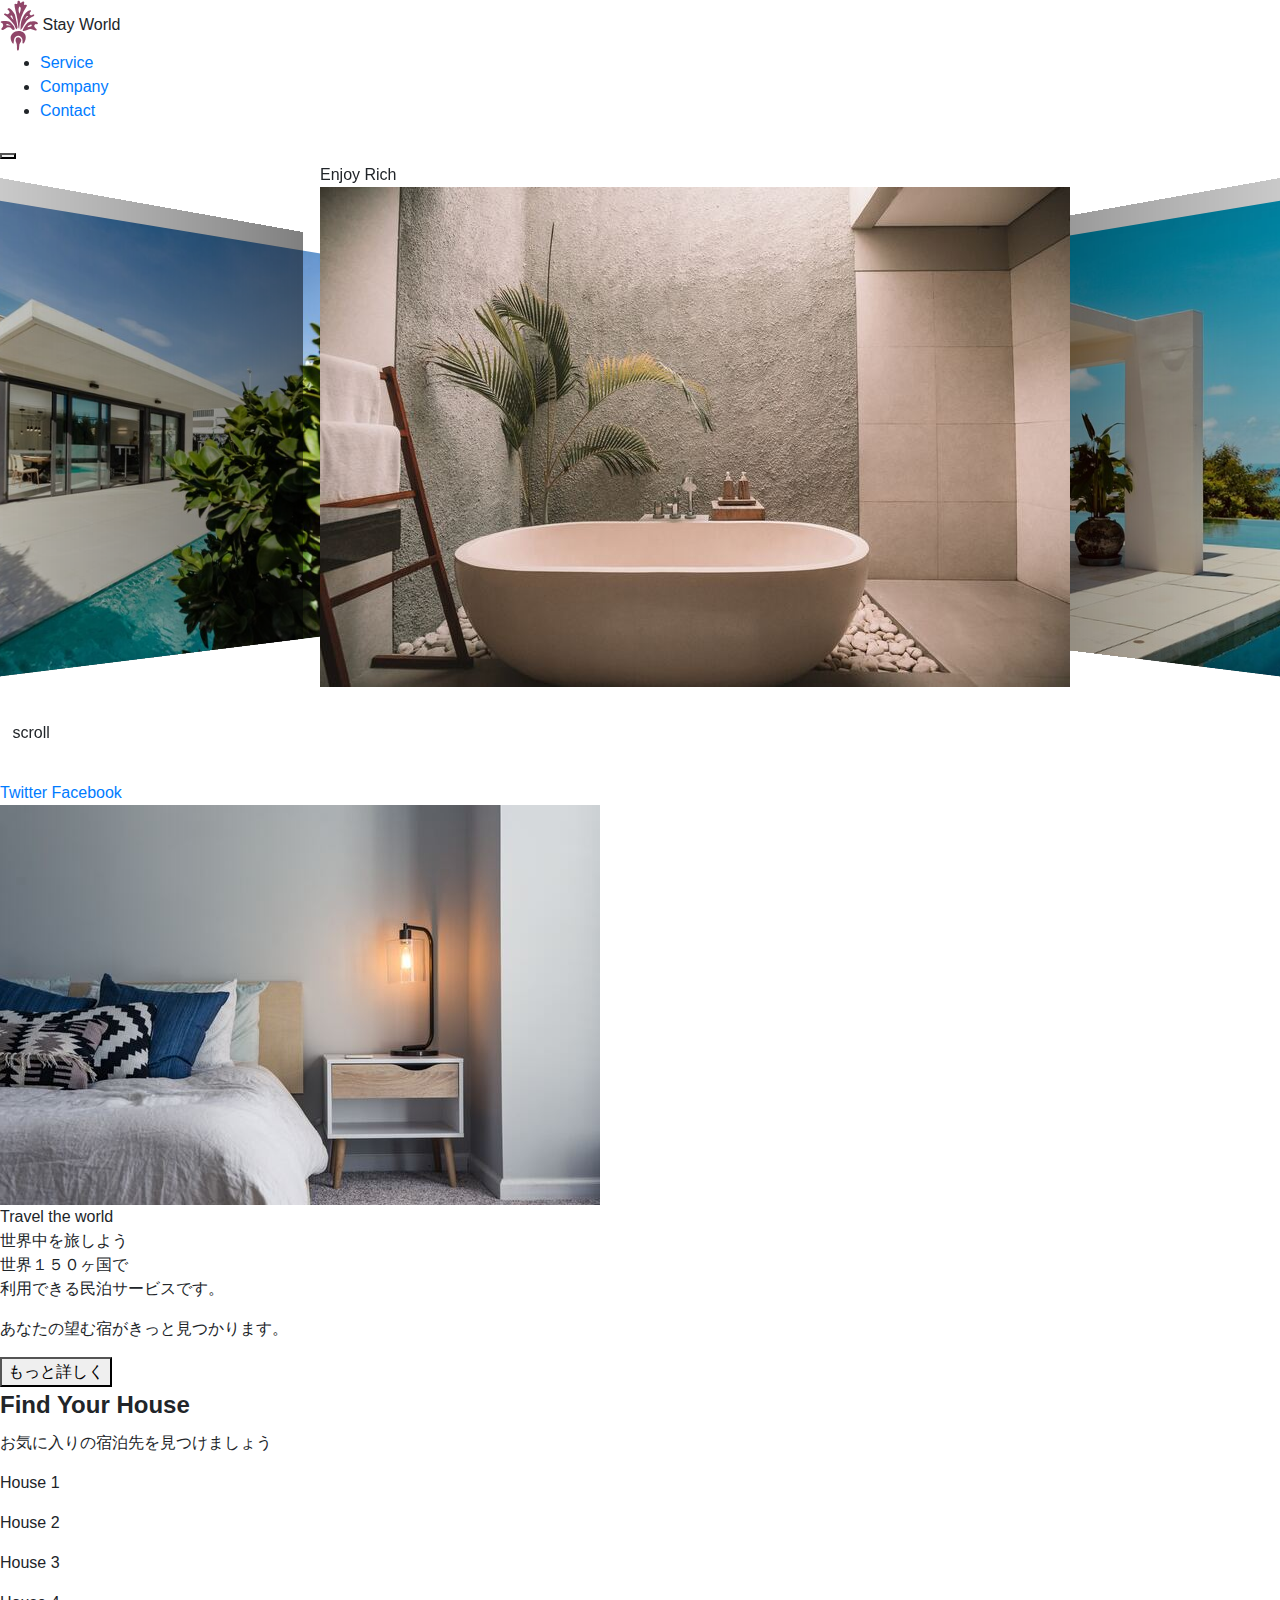
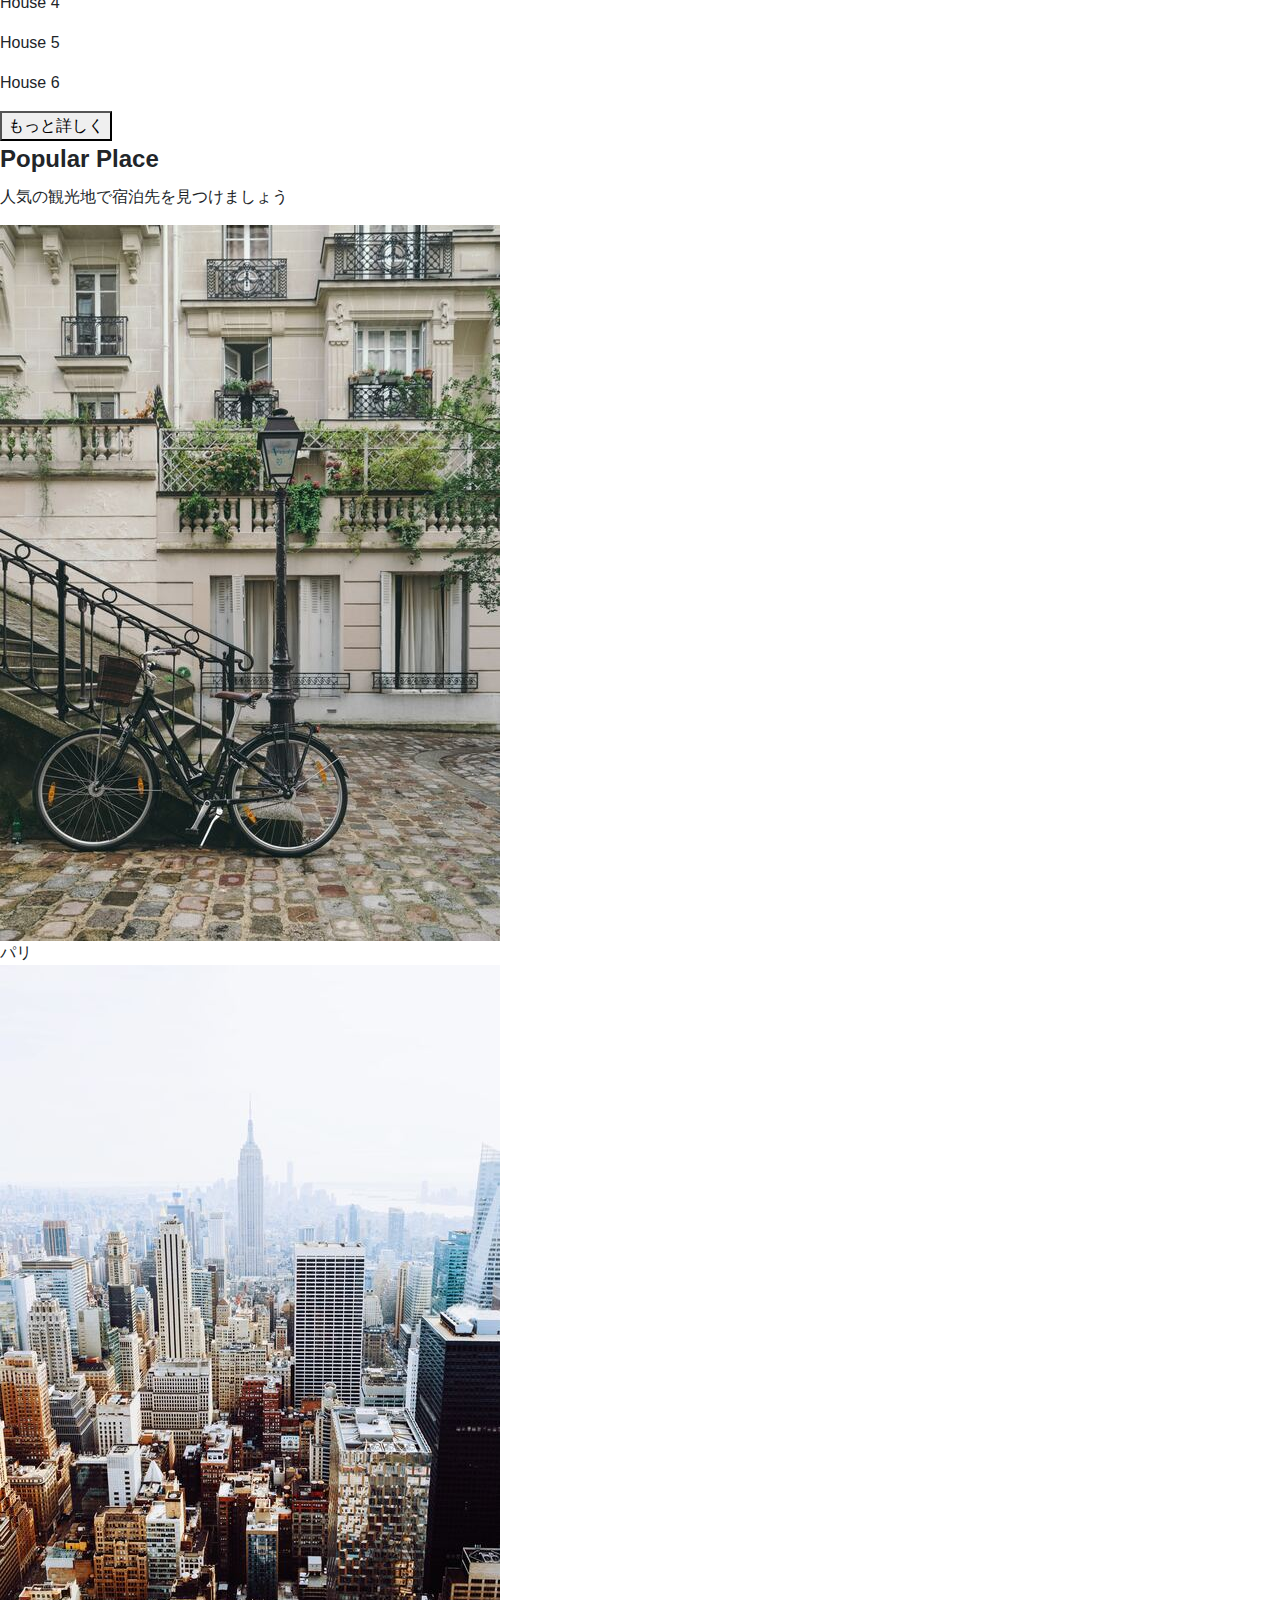
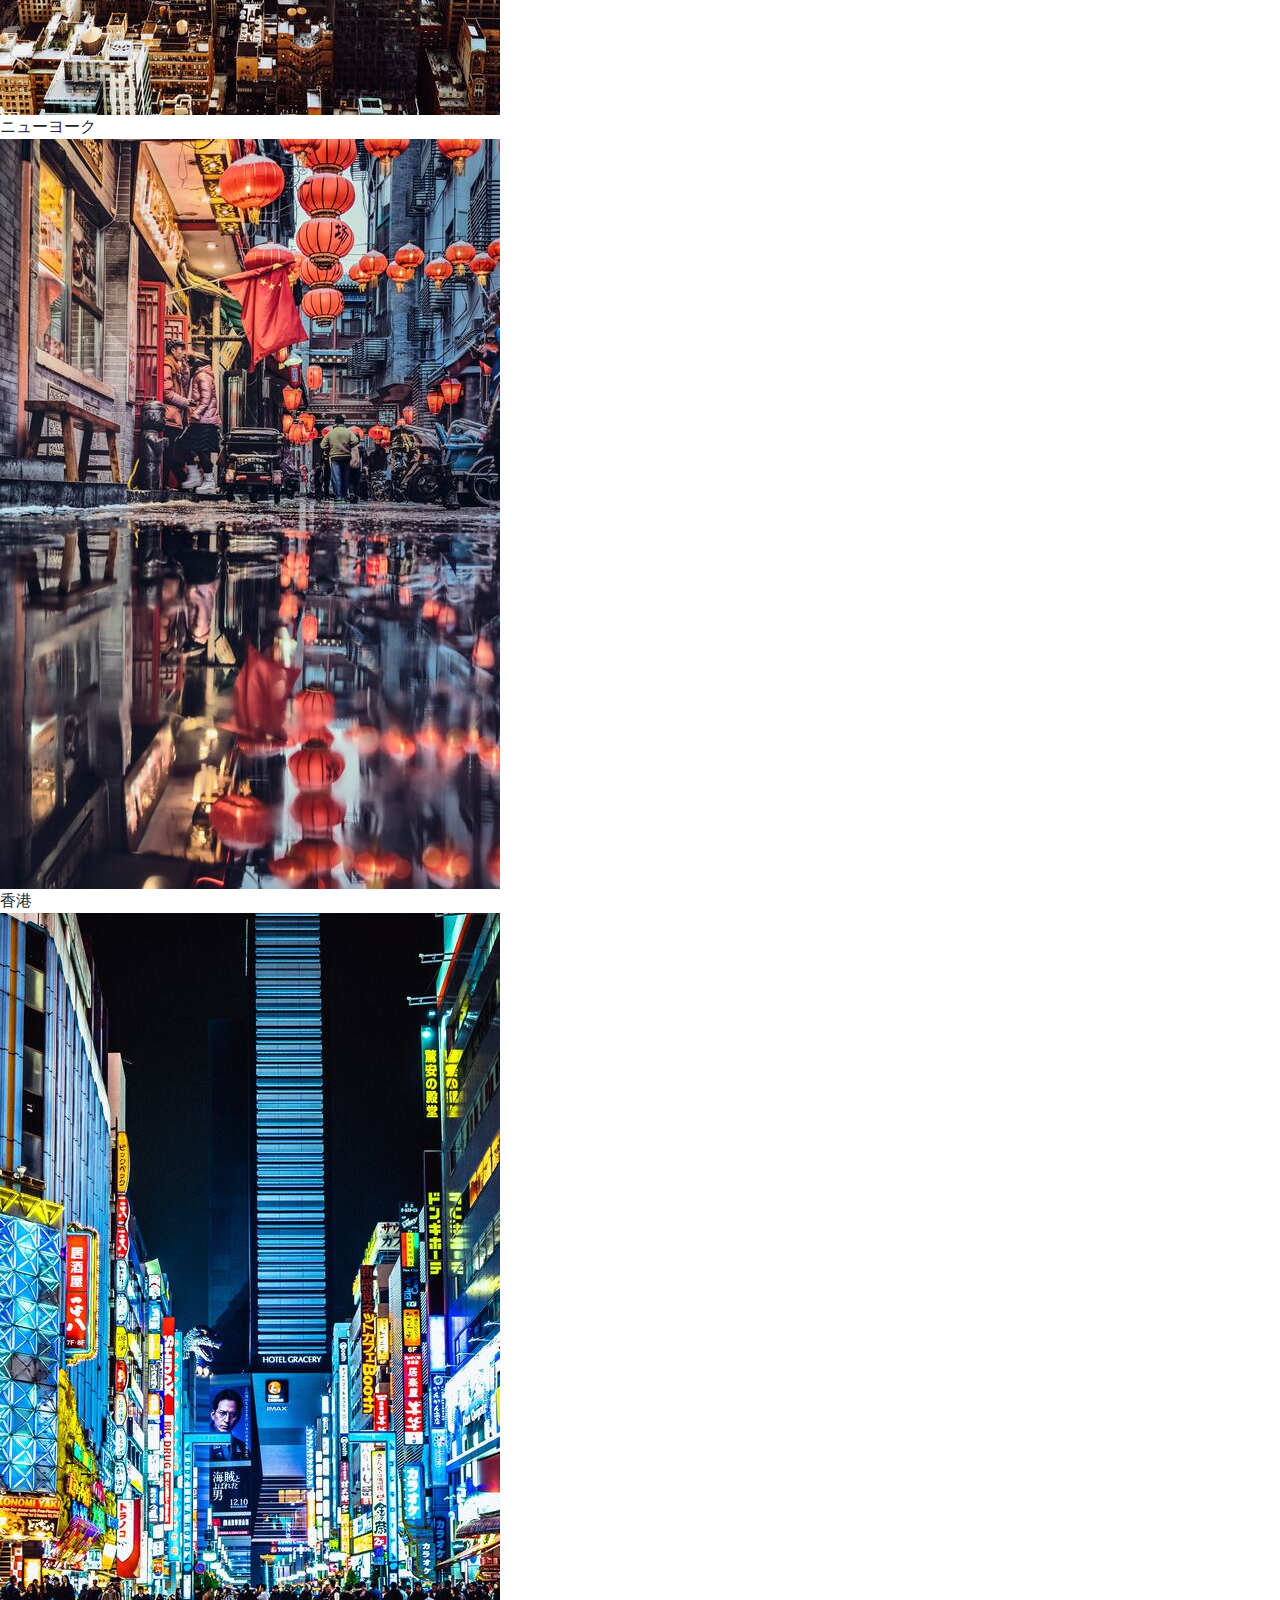
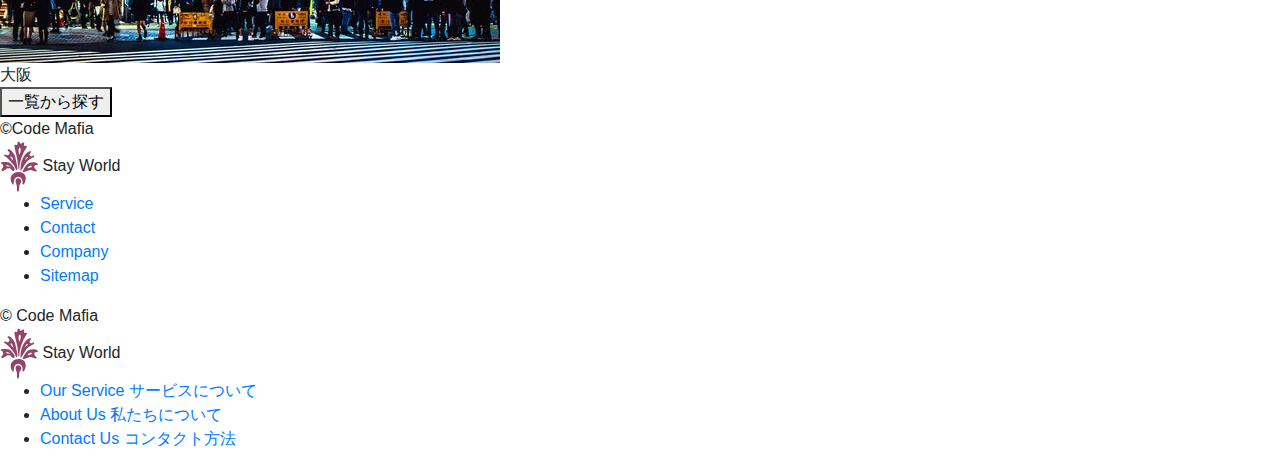
<file: 999_サンプルサイト_部品/index.html>
<!DOCTYPE html>
<html lang="ja">
  <head>
    <meta charset="UTF-8" />
    <meta name="viewport" content="width=device-width, initial-scale=1.0" />
    <meta http-equiv="X-UA-Compatible" content="ie=edge" />
    <title>StayWorld</title>
    <meta name="description" content="This site is a test site.">
    <link rel="icon" href="images/favicon.png">
    <link rel="stylesheet" href="styles/loader.css">
    <script src="scripts/vendors/pace.js"></script>
    <link href="https://fonts.googleapis.com/css2?family=Kameron:wght@400;700&family=Noto+Sans+JP:wght@500&display=swap" rel="stylesheet">
    <link rel="stylesheet" href="styles/vendors/bootstrap-reboot.css" />
    <link rel="stylesheet" href="styles/vendors/swiper.min.css" />
    <link rel="stylesheet" href="styles/style.css" />
  </head>
  <body>
    <div id="global-container">
      <div id="container">
        <div class="mobile-menu__cover"></div>
        <div class="nav-trigger"></div>
        <header class="header">
          <div class="header__inner appear up">
            <div class="logo item">
              <img src="images/logo.svg" alt="" class="logo__img" />
              <span class="logo__stay">Stay</span>
              <span class="logo__world">World</span>
            </div>
            <nav class="header__nav">
              <ul class="header__ul">
                <li class="header__li item"><a href="#">Service</a></li>
                <li class="header__li item"><a href="#">Company</a></li>
                <li class="header__li item">
                  <a class="btn filled" href="#">Contact</a>
                </li>
              </ul>
            </nav>
            <button class="mobile-menu__btn">
              <span></span>
              <span></span>
              <span></span>
            </button>
          </div>
        </header>
        <div id="content">
          <div class="hero">
            <div class="swiper-container">
              <div class="swiper-wrapper">
                <div class="swiper-slide">
                  <div class="hero__title">Enjoy Rich</div>
                  <img src="images/image-1.jpg" alt="" />
                </div>
                <div class="swiper-slide">
                  <div class="hero__title">Fantastic</div>
                  <img src="images/image-2.jpg" alt="" />
                </div>
                <div class="swiper-slide">
                  <div class="hero__title">Experience</div>
                  <img src="images/image-3.jpg" alt="" />
                </div>
              </div>
              <div class="hero__footer">
                <img class="hero__downarrow" src="images/arrow.svg" />
                <span class="hero__scrolltext">scroll</span>
              </div>
            </div>
          </div>
          <div id="main-content">
            <aside class="side left">
              <div class="side__inner">
                <a class="twitter icon tween-animate-title" href="#">Twitter</a>
                <a class="fb icon tween-animate-title" href="#">Facebook</a>
              </div>
            </aside>
            <main>
              <section class="travel">
                <div class="travel__inner">
                  <div class="travel__img cover-slide">
                    <img
                      class="img-zoom"
                      src="images/image-travel.jpg"
                      alt=""
                    />
                  </div>
                  <div class="travel__texts appear left">
                    <div class="travel__texts-inner">
                      <div class="travel__title main-title item">
                        <span class="purple">Travel</span>
                        <span>the world</span>
                      </div>
                      <div class="travel__sub sub-title item">世界中を旅しよう</div>
                      <div class="travel__description item">
                        <p>
                          世界１５０ヶ国で<br />利用できる民泊サービスです。
                        </p>
                        <p>あなたの望む宿がきっと見つかります。</p>
                      </div>
                      <div class="travel__btn item">
                        <button class="btn filled">もっと詳しく</button>
                      </div>
                    </div>
                  </div>
                </div>
              </section>
              <section class="houses">
                <div>
                  <h2 class="main-title tween-animate-title">Find Your House</h2>
                  <p class="sub-title tween-animate-title">お気に入りの宿泊先を見つけましょう</p>
                </div>
                <div class="houses__inner">
                  <div class="houses__item">
                    <div class="cover-slide hover-darken">
                      <div
                        class="bg-img-zoom img-bg50"
                        style="background-image: url(images/villa-1.jpg)"
                      ></div>
                    </div>
                    <p class="houses__title">House 1</p>
                  </div>
                  <div class="houses__item">
                    <div class="cover-slide hover-darken">
                      <div
                        class="bg-img-zoom img-bg50"
                        style="background-image: url(images/villa-2.jpg)"
                      ></div>
                    </div>
                    <p class="houses__title">House 2</p>
                  </div>
                  <div class="houses__item">
                    <div class="cover-slide hover-darken">
                      <div
                        class="bg-img-zoom img-bg50"
                        style="background-image: url(images/villa-3.jpg)"
                      ></div>
                    </div>
                    <p class="houses__title">House 3</p>
                  </div>
                  <div class="houses__item">
                    <div class="cover-slide hover-darken">
                      <div
                        class="bg-img-zoom img-bg50"
                        style="background-image: url(images/villa-4.jpg)"
                      ></div>
                    </div>
                    <p class="houses__title">House 4</p>
                  </div>
                  <div class="houses__item">
                    <div class="cover-slide hover-darken">
                      <div
                        class="bg-img-zoom img-bg50"
                        style="background-image: url(images/villa-5.jpg)"
                      ></div>
                    </div>
                    <p class="houses__title">House 5</p>
                  </div>
                  <div class="houses__item">
                    <div class="cover-slide hover-darken">
                      <div
                        class="bg-img-zoom img-bg50"
                        style="background-image: url(images/villa-6.jpg)"
                      ></div>
                    </div>
                    <p class="houses__title">House 6</p>
                  </div>
                  <div class="houses__btn appear up">
                    <button class="btn slide-bg item">もっと詳しく</button>
                  </div>
                </div>
              </section>
              <section class="popular">
                <div class="popular__header">
                  <h2 class="main-title tween-animate-title">Popular Place</h2>
                  <p class="sub-title tween-animate-title">人気の観光地で宿泊先を見つけましょう</p>
                </div>
                <div class="popular__inner appear up">
                  <div class="popular__container">
                    <div class="popular__item item">
                      <div class="popular__img">
                        <img src="images/image-p1.jpg" alt="" />
                      </div>
                      <div class="popular__title">パリ</div>
                    </div>
                    <div class="popular__item item">
                      <div class="popular__img">
                        <img src="images/image-p2.jpg" alt="" />
                      </div>
                      <div class="popular__title">ニューヨーク</div>
                    </div>
                    <div class="popular__item item">
                      <div class="popular__img">
                        <img src="images/image-p3.jpg" alt="" />
                      </div>
                      <div class="popular__title">香港</div>
                    </div>
                    <div class="popular__item item">
                      <div class="popular__img">
                        <img src="images/image-p4.jpg" alt="" />
                      </div>
                      <div class="popular__title">大阪</div>
                    </div>
                    <div class="popular__btn appear up">
                      <button class="btn cover-3d item">
                        <span>
                          一覧から探す
                        </span>
                      </button>
                    </div>
                  </div>
                </div>
              </section>
            </main>
            <aside class="side right">
              <div class="side__inner">
                <span class="tween-animate-title">&copy;Code Mafia</span>
              </div>
            </aside>
          </div>
        </div>
        <footer class="footer appear up">
          <div class="logo item">
            <img src="images/logo.svg" alt="" class="logo__img" />
            <span class="logo__stay">Stay</span>
            <span class="logo__world">World</span>
          </div>
          <nav class="footer__nav">
            <ul class="footer__ul">
              <li class="footer__li item"><a href="#">Service</a></li>
              <li class="footer__li item"><a href="#">Contact</a></li>
              <li class="footer__li item"><a href="#">Company</a></li>
              <li class="footer__li item"><a href="#">Sitemap</a></li>
            </ul>
            <div class="footer__copyright item">
              &copy; Code Mafia
            </div>
          </nav>
        </footer>
      </div>
      <nav class="mobile-menu">
        <div class="logo">
          <img src="images/logo.svg" alt="" class="logo__img" />
          <span class="logo__stay">Stay</span>
          <span class="logo__world">World</span>
        </div>
        <ul class="mobile-menu__main">
          <li class="mobile-menu__item">
            <a class="mobile-menu__link" href="#">
              <span class="main-title">Our Service</span>
              <span class="sub-title">サービスについて</span>
            </a>
          </li>
          <li class="mobile-menu__item">
            <a class="mobile-menu__link" href="#">
              <span class="main-title">About Us</span>
              <span class="sub-title">私たちについて</span>
            </a>
          </li>
          <li class="mobile-menu__item">
            <a class="mobile-menu__link" href="#">
              <span class="main-title">Contact Us</span>
              <span class="sub-title">コンタクト方法</span>
            </a>
          </li>
        </ul>
      </nav>
    </div>
    <script src="scripts/vendors/swiper.min.js"></script>
    <script src="scripts/vendors/TweenMax.min.js"></script>
    <script src="scripts/vendors/scroll-polyfill.js"></script>
    <script src="scripts/libs/scroll.js"></script>
    <script src="scripts/libs/text-animation.js"></script>
    <script src="scripts/libs/hero-slider.js"></script>
    <script src="scripts/libs/mobile-menu.js"></script>
    <script src="scripts/main.js"></script>
  </body>
</html>
</file>
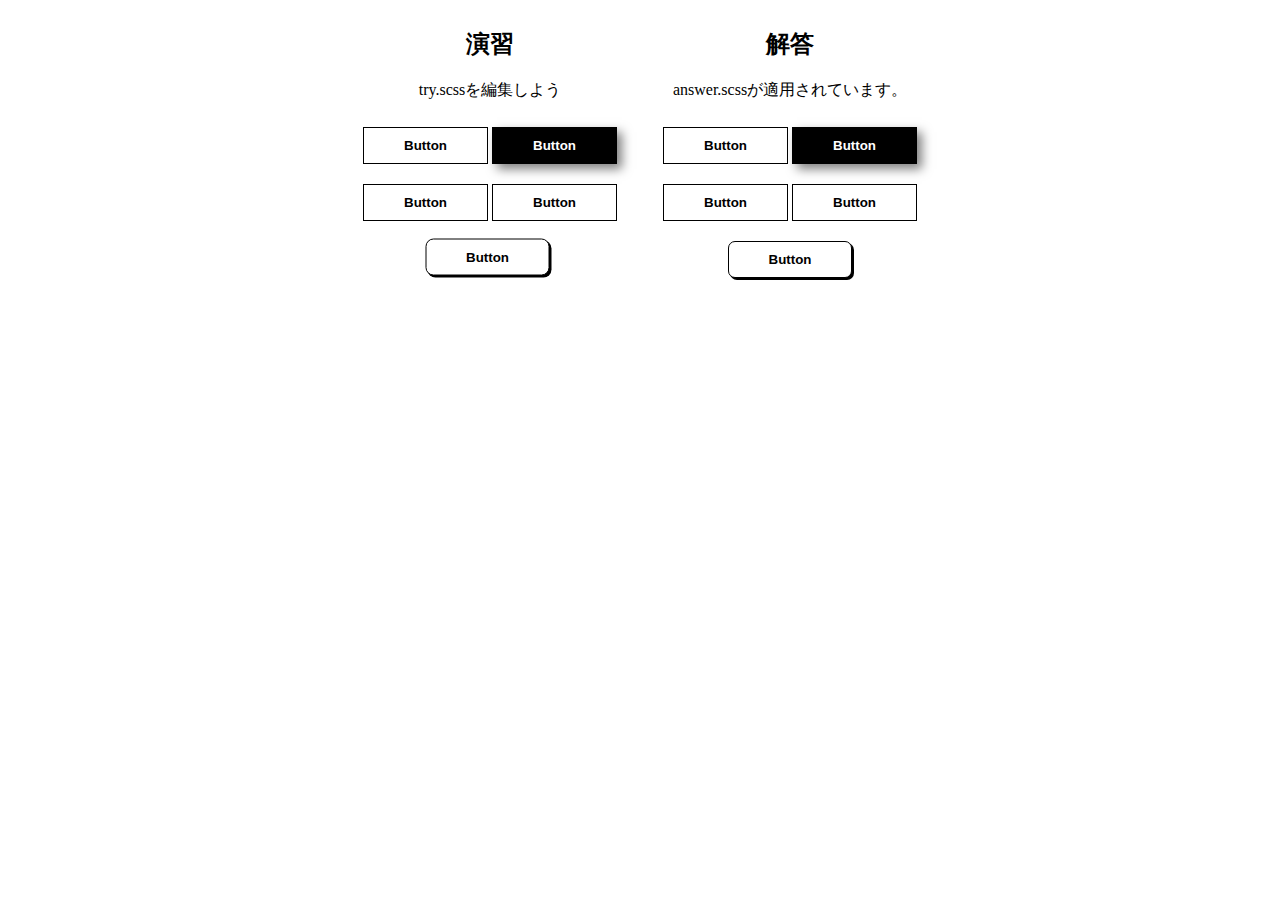
<file: 02_HTMLとCSSを極める（トランジション編）/030_演習_色んなボタンを作ってみよう/index.html>
<!DOCTYPE html>
<html lang="en">

<head>
  <meta charset="UTF-8" />
  <meta name="viewport" content="width=device-width, initial-scale=1.0" />
  <meta http-equiv="X-UA-Compatible" content="ie=edge" />
  <title>Document</title>
  <!-- チャレンジしてみよう -->
  <link rel="stylesheet" href="try.css" />
  <!-- 解答例　-->
  <link rel="stylesheet" href="answer.css" />
</head>

<body>
  <div id="container">
    <div class="try">
      <h2>演習</h2>
      <p>try.scssを編集しよう</p>
      <button class="btn float">Button</button>
      <button class="btn filled">Button</button>
      <button class="btn letter-spacing">Button</button>
      <button class="btn shadow">Button</button>
      <button class="btn solid">Button</button>
    </div>
    <div class="answer">
      <h2>解答</h2>
      <p>answer.scssが適用されています。</p>
      <button class="btn float">Button</button>
      <button class="btn filled">Button</button>
      <button class="btn letter-spacing">Button</button>
      <button class="btn shadow">Button</button>
      <button class="btn solid">Button</button>
    </div>
  </div>
</body>

</html>
</file>
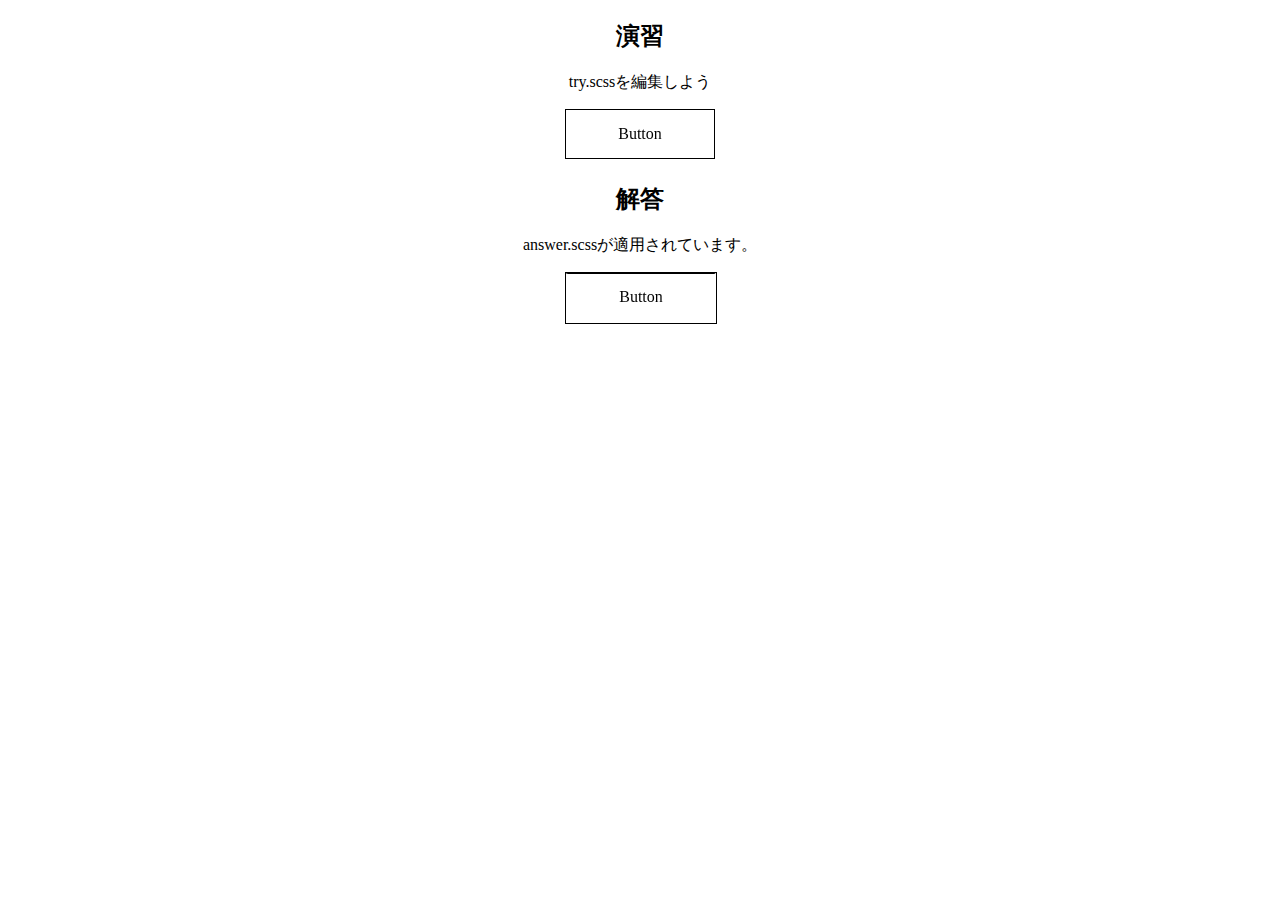
<file: 02_HTMLとCSSを極める（トランジション編）/090_発展_演習_3Dアニメーション２/index.html>
<!DOCTYPE html>
<html lang="en">

<head>
  <meta charset="UTF-8" />
  <meta name="viewport" content="width=device-width, initial-scale=1.0" />
  <meta http-equiv="X-UA-Compatible" content="ie=edge" />
  <title>Document</title>
  <!-- チャレンジしてみよう -->
  <link rel="stylesheet" href="try.css" />
  <!-- 解答例　-->
  <link rel="stylesheet" href="answer.css" />
</head>

<body>
  <div id="container">
    <div class="try">
      <h2>演習</h2>
      <p>try.scssを編集しよう</p>
      <a class="btn cubic"><span class="hovering">Now, Hovering</span><span class="default">Button</span></a>
    </div>
    <div class="answer">
      <h2>解答</h2>
      <p>answer.scssが適用されています。</p>
      <a class="btn cubic"><span class="hovering">Now, Hovering</span><span class="default">Button</span></a>
    </div>
  </div>
</body>

</html>
</file>
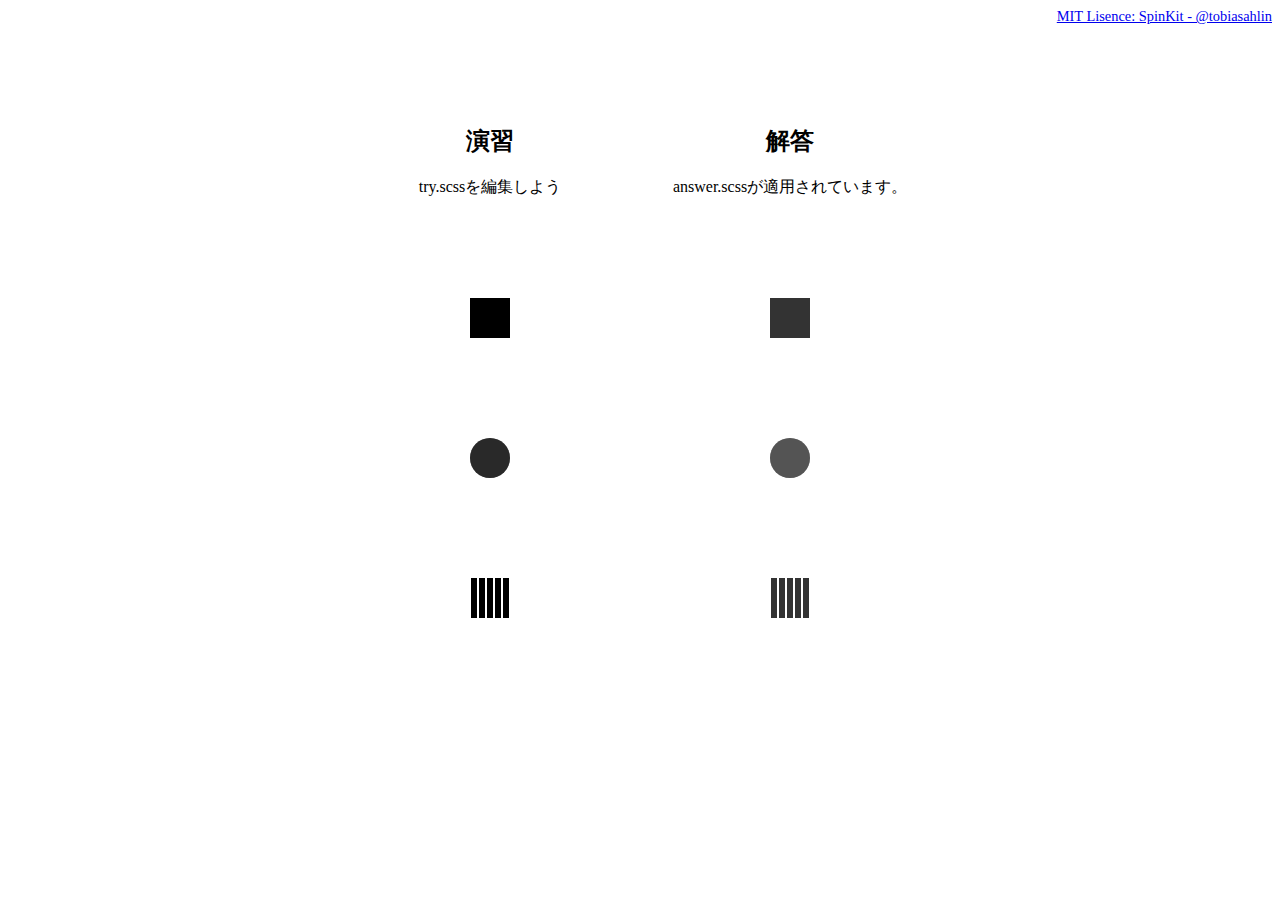
<file: 03_HTMLとCSSを極める（アニメーション編）/060_演習_色んなローダーを作ってみよう/index.html>
<!DOCTYPE html>
<html lang="en">

<head>
  <meta charset="UTF-8" />
  <meta name="viewport" content="width=device-width, initial-scale=1.0" />
  <meta http-equiv="X-UA-Compatible" content="ie=edge" />
  <title>Document</title>
  <!-- チャレンジしてみよう -->
  <link rel="stylesheet" href="try.css" />
  <!-- 解答例　-->
  <link rel="stylesheet" href="answer.css" />
</head>

<body>
  <div class="copyright">
    <a target="_blank" href="https://github.com/tobiasahlin/SpinKit">MIT Lisence: SpinKit - @tobiasahlin</a>
  </div>
  <div id="container">
    <div class="try">
      <h2>演習</h2>
      <p>try.scssを編集しよう</p>
      <div class="spinner"></div>
      <div class="double-spinner">
        <div></div>
        <div></div>
      </div>
      <div class="rect-spinner">
        <div></div>
        <div></div>
        <div></div>
        <div></div>
        <div></div>
      </div>
    </div>
    <div class="answer">
      <h2>解答</h2>
      <p>answer.scssが適用されています。</p>
      <div class="spinner"></div>
      <div class="double-spinner">
        <div></div>
        <div></div>
      </div>
      <div class="rect-spinner">
        <div></div>
        <div></div>
        <div></div>
        <div></div>
        <div></div>
      </div>
    </div>
</body>

</html>
</file>
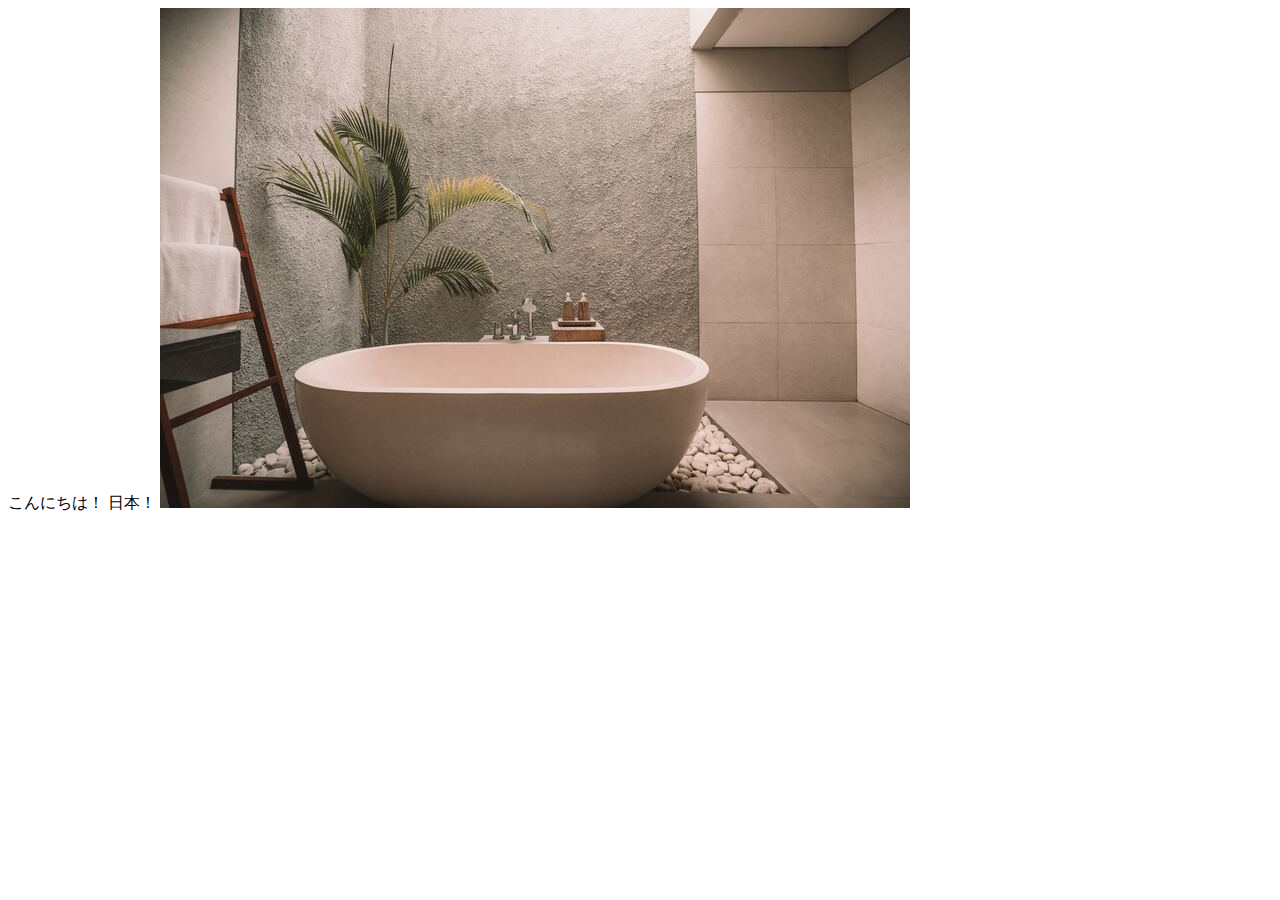
<file: 01_基礎知識/01_HTMLについて/end/index.html>
<!DOCTYPE html>
<html lang="en">
    <head>
        <meta charset="UTF-8">
        <meta name="viewport" content="width=device-width, initial-scale=1.0">
        <meta http-equiv="X-UA-Compatible" content="ie=edge">
        <title>Document</title>
    </head>
    <body>
        <span>こんにちは！ 日本！</span>
        <img src="image-1.jpg" alt="">
    </body>
</html>
</file>
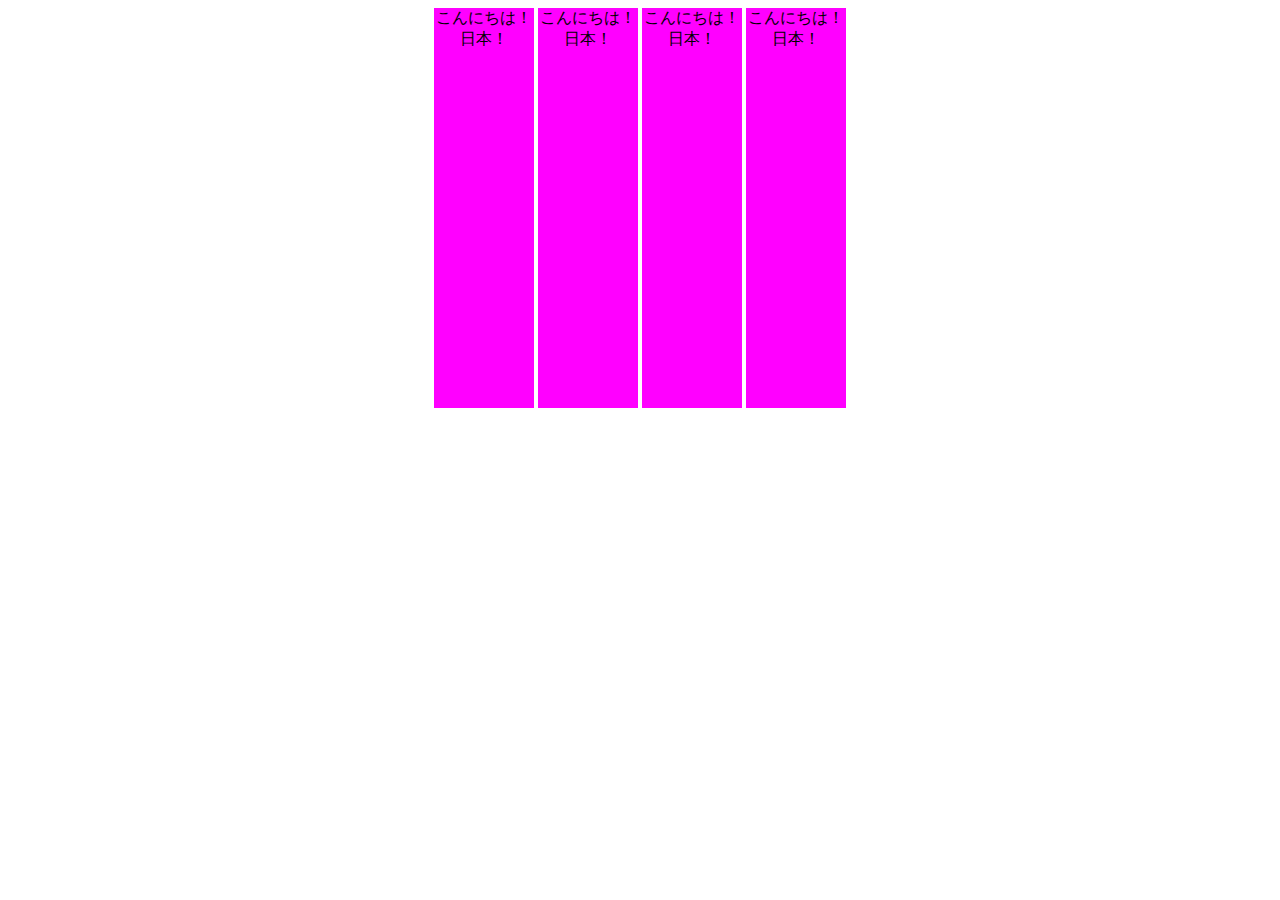
<file: 01_基礎知識/02_Inline要素とBlock要素について/end/index.html>
<!DOCTYPE html>
<html lang="en">

<head>
    <meta charset="UTF-8">
    <meta name="viewport" content="width=device-width, initial-scale=1.0">
    <meta http-equiv="X-UA-Compatible" content="ie=edge">
    <title>Document</title>
</head>

<body>
    <span>こんにちは！ 日本！</span>
    <span>こんにちは！ 日本！</span>
    <span>こんにちは！ 日本！</span>
    <span>こんにちは！ 日本！</span>
    <!-- <div>こんにちは！ 日本！</div> -->
    <style>
        body {
            /* インライン要素の中央揃え*/
            text-align: center;
        }

        span {
            display: inline-block;
            /* ブロック要素の中央揃え*/
            margin: 0 auto;
            width: 100px;
            height: 400px;
            background-color: magenta;
        }
    </style>
</body>

</html>
</file>
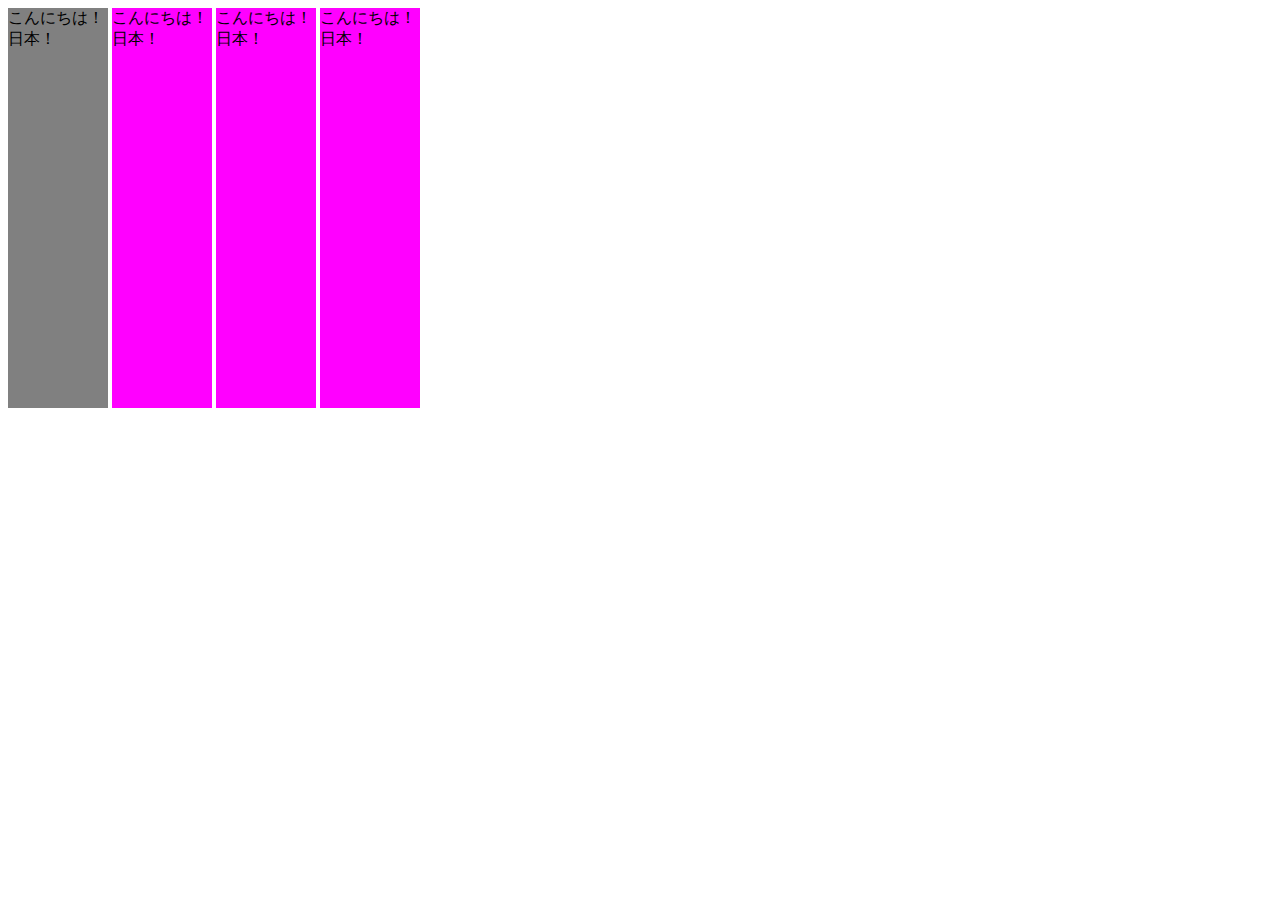
<file: 01_基礎知識/03_CSSについて/end/index.html>
<!DOCTYPE html>
<html lang="en">
    <head>
        <meta charset="UTF-8">
        <meta name="viewport" content="width=device-width, initial-scale=1.0">
        <meta http-equiv="X-UA-Compatible" content="ie=edge">
        <title>Document</title>
        <link rel="stylesheet" href="style.css">
    </head>
    <body>
        <span id="first" class="cls">こんにちは！ 日本！</span>
        <span>こんにちは！ 日本！</span>
        <span>こんにちは！ 日本！</span>
        <span>こんにちは！ 日本！</span>
        <!-- <div>こんにちは！ 日本！</div> -->
        <style></style>
    </body>
</html>
</file>
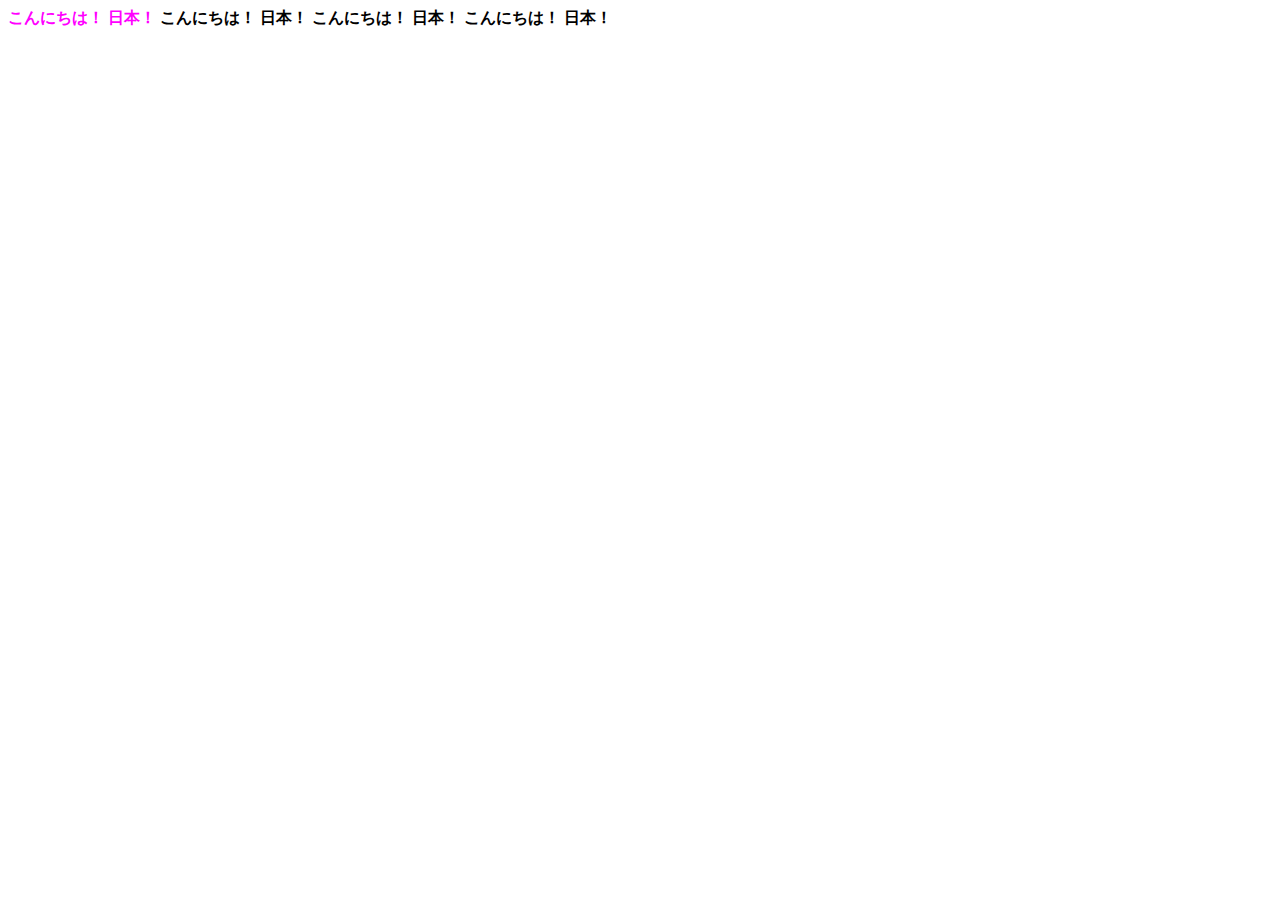
<file: 01_基礎知識/04_CSSの詳細度について/end/index.html>
<!DOCTYPE html>
<html lang="en">
    <head>
        <meta charset="UTF-8">
        <meta name="viewport" content="width=device-width, initial-scale=1.0">
        <meta http-equiv="X-UA-Compatible" content="ie=edge">
        <title>Document</title>
        <link rel="stylesheet" href="style.css">
    </head>
    <body>
        <div class="parent">
            <span id="first" class="cls">こんにちは！ 日本！</span>
            <span>こんにちは！ 日本！</span>
            <span>こんにちは！ 日本！</span>
            <span>こんにちは！ 日本！</span>
        </div>
    </body>
</html>
</file>
<file: 999_サンプルサイト_部品/styles/loader.css>
.pace-done #global-container {
  transition: opacity 1s;
  opacity: 1;
}

#global-container {
  opacity: 0;
}

.pace {
  z-index: 2000;
  position: fixed;
  margin: auto;
  top: 0;
  left: 0;
  right: 0;
  bottom: 0;
  width: 100px;
  height: 100px;
}

.pace .pace-progress {
  transform: none !important;
  text-align: center;
}

.pace .pace-progress::after {
  content: attr(data-progress-text);
  display: block;
  font-weight: 100;
  font-size: 2em;
  font-family: "Helvetica Neue", "Yu Gothic", "Meiryo", sans-serif;
  color: #535353;
}

.pace.pace-inactive {
  display: none;
}

.pace-progress-inner {
  width: 40px;
  height: 40px;
  background-color: #904669;
  margin: 0 auto;
  -webkit-animation-name: sk-rotateplane;
          animation-name: sk-rotateplane;
  -webkit-animation-duration: 1.2s;
          animation-duration: 1.2s;
  -webkit-animation-timing-function: ease-in-out;
          animation-timing-function: ease-in-out;
  -webkit-animation-delay: 0s;
          animation-delay: 0s;
  -webkit-animation-iteration-count: infinite;
          animation-iteration-count: infinite;
  -webkit-animation-direction: normal;
          animation-direction: normal;
  -webkit-animation-fill-mode: forwards;
          animation-fill-mode: forwards;
}

@-webkit-keyframes sk-rotateplane {
  0% {
    transform: perspective(120px) rotateX(0deg) rotateY(0deg);
  }
  50% {
    transform: perspective(120px) rotateX(-180deg) rotateY(0deg);
  }
  100% {
    transform: perspective(120px) rotateX(-180deg) rotateY(-180deg);
  }
}

@keyframes sk-rotateplane {
  0% {
    transform: perspective(120px) rotateX(0deg) rotateY(0deg);
  }
  50% {
    transform: perspective(120px) rotateX(-180deg) rotateY(0deg);
  }
  100% {
    transform: perspective(120px) rotateX(-180deg) rotateY(-180deg);
  }
}/*# sourceMappingURL=loader.css.map */
</file>
<file: 999_サンプルサイト_部品/styles/style.css>
@charset "UTF-8";
/******************************************************************

Stylesheet: ベーススタイル

******************************************************************/
@media (min-width: 480px) {
  /******************************************************************

  Stylesheet: 480px以上(スマホの横向き)のモニタで適用

  ******************************************************************/
}
@media (min-width: 600px) {
  /******************************************************************

  Stylesheet: 600px以上のタブレットやモニタで適用

  ******************************************************************/
}
@media (min-width: 960px) {
  /******************************************************************

  Stylesheet: 960px以上のモニタで適用

  ******************************************************************/
}
@media (min-width: 1280px) {
  /******************************************************************

  Stylesheet: 1280px以上のモニタで適用

  ******************************************************************/
}
@media (-webkit-min-device-pixel-ratio: 2), (min-resolution: 192dpi) {
  /******************************************************************

  Stylesheet: Retinaディスプレイで適用

  ******************************************************************/
  /* 

  EXAMPLE 
  .icon {
  	background: url(images/test@2x.png) no-repeat;
  	background-size: 24px 24px;
  }

  */
}
@media print {
  /******************************************************************

  Stylesheet: プリンタのみに適用

  ******************************************************************/
}/*# sourceMappingURL=style.css.map */
</file>
<file: 02_HTMLとCSSを極める（トランジション編）/030_演習_色んなボタンを作ってみよう/try.css>
@charset "UTF-8";
.try .btn {
  position: relative;
  display: inline-block;
  background-color: white;
  border: 1px solid black;
  font-weight: 600;
  padding: 10px 40px;
  margin: 10px auto;
  cursor: pointer;
  transition: all 0.3s;
  color: black;
  text-decoration: none !important;
  /* ここにボタンのスタイルを追加していこう */
}
.try .btn.float:hover {
  box-shadow: 5px 5px 10px rgba(0, 0, 0, 0.5);
  background-color: black;
  color: white;
}
.try .btn.filled {
  background-color: black;
  color: white;
  box-shadow: 5px 5px 10px rgba(0, 0, 0, 0.5);
}
.try .btn.filled:hover {
  background-color: white;
  color: black;
  box-shadow: none;
}
.try .btn.letter-spacing:hover {
  background-color: black;
  color: white;
  letter-spacing: 3px;
}
.try .btn.shadow:hover {
  transform: translate(-2.5px, -2.5px);
  box-shadow: 5px 5px black;
}
.try .btn.solid {
  border-radius: 8px;
  transform: translate(-2.5px, -2.5px);
  box-shadow: 2px 2px 0px black;
}
.try .btn.solid:hover {
  transform: none;
  box-shadow: none;
}/*# sourceMappingURL=try.css.map */
</file>
<file: 02_HTMLとCSSを極める（トランジション編）/030_演習_色んなボタンを作ってみよう/answer.css>
#container {
  text-align: center;
  display: flex;
  justify-content: center;
}
#container > div {
  flex-basis: 300px;
}

.answer .btn {
  position: relative;
  display: inline-block;
  background-color: white;
  border: 1px solid black;
  font-weight: 600;
  padding: 10px 40px;
  margin: 10px auto;
  cursor: pointer;
  transition: all 0.3s;
  color: black;
  text-decoration: none !important;
}
.answer .btn.float:hover {
  background-color: black;
  color: white;
  box-shadow: 5px 5px 10px 0 rgba(0, 0, 0, 0.5);
}
.answer .btn.filled {
  background-color: black;
  color: white;
  box-shadow: 5px 5px 10px 0 rgba(0, 0, 0, 0.5);
}
.answer .btn.filled:hover {
  background-color: white;
  color: black;
  box-shadow: none;
}
.answer .btn.letter-spacing:hover {
  background-color: black;
  letter-spacing: 3px;
  color: white;
}
.answer .btn.shadow {
  box-shadow: none;
}
.answer .btn.shadow:hover {
  transform: translate(-2.5px, -2.5px);
  box-shadow: 5px 5px 0 0 black;
}
.answer .btn.solid {
  box-shadow: 2px 2px 0 0 black;
  border-radius: 7px;
}
.answer .btn.solid:hover {
  transform: translate(2px, 2px);
  box-shadow: none;
}/*# sourceMappingURL=answer.css.map */
</file>
<file: 02_HTMLとCSSを極める（トランジション編）/090_発展_演習_3Dアニメーション２/try.css>
#container {
  text-align: center;
}

.try .btn {
  position: relative;
  display: inline-block;
  transform-style: preserve-3d;
  perspective: 300px;
  width: 150px;
  height: 50px;
  margin: 0 auto;
  cursor: pointer;
}
.try .btn.cubic span {
  position: absolute;
  top: 0;
  left: 0;
  width: 100%;
  height: 100%;
  box-sizing: border-box;
  border: 1px solid black;
  line-height: 48px;
  text-align: center;
  transition: all 0.3s;
}
.try .btn.cubic .hovering {
  background-color: black;
  color: white;
  transform: rotateX(90deg);
  transform-origin: center center -25px;
}
.try .btn.cubic .default {
  background-color: white;
  color: black;
  transform: rotateX(0);
  transform-origin: center center -25px;
}
.try .btn.cubic:hover .hovering {
  transform: rotateX(0);
}
.try .btn.cubic:hover .default {
  transform: rotateX(-90deg);
}/*# sourceMappingURL=try.css.map */
</file>
<file: 02_HTMLとCSSを極める（トランジション編）/090_発展_演習_3Dアニメーション２/answer.css>
#container {
  text-align: center;
}

.answer .btn {
  position: relative;
  display: inline-block;
  transform-style: preserve-3d;
  perspective: 300px;
  width: 150px;
  height: 50px;
  margin: 0 auto;
  cursor: pointer;
}
.answer .btn.cubic span {
  position: absolute;
  top: 0;
  left: 0;
  width: 100%;
  height: 100%;
  border: 1px solid black;
  line-height: 48px;
  text-align: center;
  transition: all 0.3s;
  transform-origin: center center -25px;
}
.answer .btn.cubic .hovering {
  background-color: black;
  color: white;
  transform: rotateX(90deg);
}
.answer .btn.cubic .default {
  background-color: white;
  color: black;
  transform: rotateX(0);
}
.answer .btn.cubic:hover .hovering {
  transform: rotateX(0);
}
.answer .btn.cubic:hover .default {
  transform: rotateX(-90deg);
}/*# sourceMappingURL=answer.css.map */
</file>
<file: 03_HTMLとCSSを極める（アニメーション編）/060_演習_色んなローダーを作ってみよう/try.css>
.try .spinner {
  width: 40px;
  height: 40px;
  margin: 100px 130px;
  background-color: black;
  -webkit-animation-name: sk-rotateplane;
          animation-name: sk-rotateplane;
  -webkit-animation-duration: 1.2s;
          animation-duration: 1.2s;
  -webkit-animation-timing-function: ease;
          animation-timing-function: ease;
  -webkit-animation-delay: 0s;
          animation-delay: 0s;
  -webkit-animation-iteration-count: infinite;
          animation-iteration-count: infinite;
  -webkit-animation-direction: normal;
          animation-direction: normal;
  -webkit-animation-fill-mode: forwards;
          animation-fill-mode: forwards;
}
@-webkit-keyframes sk-rotateplane {
  0% {
    transform: perspective(120px) rotateX(0);
  }
  50% {
    transform: rotateX(-180deg) rotateY(0);
  }
  100% {
    transform: rotateX(-180deg) rotateY(-180deg);
  }
}
@keyframes sk-rotateplane {
  0% {
    transform: perspective(120px) rotateX(0);
  }
  50% {
    transform: rotateX(-180deg) rotateY(0);
  }
  100% {
    transform: rotateX(-180deg) rotateY(-180deg);
  }
}

.double-spinner {
  width: 40px;
  height: 40px;
  margin: 100px 130px;
  position: relative;
}
.double-spinner > div {
  position: absolute;
  width: 40px;
  height: 40px;
  background-color: black;
  border-radius: 50%;
  opacity: 0.6;
  -webkit-animation-name: sk-doublespinner;
          animation-name: sk-doublespinner;
  -webkit-animation-duration: 2s;
          animation-duration: 2s;
  -webkit-animation-timing-function: ease-in-out;
          animation-timing-function: ease-in-out;
  -webkit-animation-delay: 0s;
          animation-delay: 0s;
  -webkit-animation-iteration-count: infinite;
          animation-iteration-count: infinite;
  -webkit-animation-direction: normal;
          animation-direction: normal;
  -webkit-animation-fill-mode: forwards;
          animation-fill-mode: forwards;
}
.double-spinner > div:nth-child(2) {
  -webkit-animation-delay: 1s;
          animation-delay: 1s;
}

@-webkit-keyframes sk-doublespinner {
  0% {
    transform: scale(0);
  }
  50% {
    transform: scale(1);
  }
  100% {
    transform: scale(0);
  }
}

@keyframes sk-doublespinner {
  0% {
    transform: scale(0);
  }
  50% {
    transform: scale(1);
  }
  100% {
    transform: scale(0);
  }
}
.rect-spinner {
  width: 50px;
  height: 40px;
  margin: 100px auto;
  text-align: center;
  letter-spacing: -2px;
}
.rect-spinner > div {
  display: inline-block;
  width: 6px;
  height: 100%;
  background-color: black;
  -webkit-animation-name: sk-stretchdelay;
          animation-name: sk-stretchdelay;
  -webkit-animation-duration: 1s;
          animation-duration: 1s;
  -webkit-animation-timing-function: ease-in-out;
          animation-timing-function: ease-in-out;
  -webkit-animation-delay: 0s;
          animation-delay: 0s;
  -webkit-animation-iteration-count: infinite;
          animation-iteration-count: infinite;
  -webkit-animation-direction: normal;
          animation-direction: normal;
  -webkit-animation-fill-mode: forwards;
          animation-fill-mode: forwards;
}
.rect-spinner > div:nth-child(1) {
  -webkit-animation-delay: -0.4s;
          animation-delay: -0.4s;
}
.rect-spinner > div:nth-child(2) {
  -webkit-animation-delay: -0.3s;
          animation-delay: -0.3s;
}
.rect-spinner > div:nth-child(3) {
  -webkit-animation-delay: -0.2s;
          animation-delay: -0.2s;
}
.rect-spinner > div:nth-child(4) {
  -webkit-animation-delay: -0.1s;
          animation-delay: -0.1s;
}
.rect-spinner > div:nth-child(5) {
  -webkit-animation-delay: 0s;
          animation-delay: 0s;
}
@-webkit-keyframes sk-stretchdelay {
  0%, 40%, 100% {
    transform: scaleY(0.4);
  }
  20% {
    transform: scaleY(1);
  }
}
@keyframes sk-stretchdelay {
  0%, 40%, 100% {
    transform: scaleY(0.4);
  }
  20% {
    transform: scaleY(1);
  }
}/*# sourceMappingURL=try.css.map */
</file>
<file: 03_HTMLとCSSを極める（アニメーション編）/060_演習_色んなローダーを作ってみよう/answer.css>
#container {
  text-align: center;
  display: flex;
  justify-content: center;
}
#container > div {
  flex-basis: 300px;
}

.copyright {
  font-size: 0.9em;
  margin-bottom: 5rem;
  text-align: right;
}

.answer .spinner {
  width: 40px;
  height: 40px;
  background-color: #333;
  margin: 100px auto;
  -webkit-animation-name: sk-rotateplane;
          animation-name: sk-rotateplane;
  -webkit-animation-duration: 1.2s;
          animation-duration: 1.2s;
  -webkit-animation-timing-function: ease-in-out;
          animation-timing-function: ease-in-out;
  -webkit-animation-delay: 0s;
          animation-delay: 0s;
  -webkit-animation-iteration-count: infinite;
          animation-iteration-count: infinite;
  -webkit-animation-direction: normal;
          animation-direction: normal;
  -webkit-animation-fill-mode: forwards;
          animation-fill-mode: forwards;
}
@-webkit-keyframes sk-rotateplane {
  0% {
    transform: perspective(120px) rotateX(0deg) rotateY(0deg);
  }
  50% {
    transform: perspective(120px) rotateX(-180deg) rotateY(0deg);
  }
  100% {
    transform: perspective(120px) rotateX(-180deg) rotateY(-180deg);
  }
}
@keyframes sk-rotateplane {
  0% {
    transform: perspective(120px) rotateX(0deg) rotateY(0deg);
  }
  50% {
    transform: perspective(120px) rotateX(-180deg) rotateY(0deg);
  }
  100% {
    transform: perspective(120px) rotateX(-180deg) rotateY(-180deg);
  }
}
.answer .double-spinner {
  width: 40px;
  height: 40px;
  position: relative;
  margin: 100px auto;
}
.answer .double-spinner > div {
  width: 100%;
  height: 100%;
  border-radius: 50%;
  background-color: #333;
  opacity: 0.6;
  position: absolute;
  top: 0;
  left: 0;
  -webkit-animation-name: sk-bounce;
          animation-name: sk-bounce;
  -webkit-animation-duration: 2s;
          animation-duration: 2s;
  -webkit-animation-timing-function: ease-in-out;
          animation-timing-function: ease-in-out;
  -webkit-animation-delay: 0s;
          animation-delay: 0s;
  -webkit-animation-iteration-count: infinite;
          animation-iteration-count: infinite;
  -webkit-animation-direction: normal;
          animation-direction: normal;
  -webkit-animation-fill-mode: forwards;
          animation-fill-mode: forwards;
}
.answer .double-spinner > div:nth-child(2) {
  -webkit-animation-delay: -1s;
          animation-delay: -1s;
}
@-webkit-keyframes sk-bounce {
  0%, 100% {
    transform: scale(0);
  }
  50% {
    transform: scale(1);
  }
}
@keyframes sk-bounce {
  0%, 100% {
    transform: scale(0);
  }
  50% {
    transform: scale(1);
  }
}
.answer .rect-spinner {
  margin: 100px auto;
  width: 50px;
  height: 40px;
  text-align: center;
  letter-spacing: -2px;
}
.answer .rect-spinner > div {
  background-color: #333;
  height: 100%;
  width: 6px;
  display: inline-block;
  -webkit-animation-name: sk-stretchdelay;
          animation-name: sk-stretchdelay;
  -webkit-animation-duration: 1.2s;
          animation-duration: 1.2s;
  -webkit-animation-timing-function: ease-in-out;
          animation-timing-function: ease-in-out;
  -webkit-animation-delay: 0s;
          animation-delay: 0s;
  -webkit-animation-iteration-count: infinite;
          animation-iteration-count: infinite;
  -webkit-animation-direction: normal;
          animation-direction: normal;
  -webkit-animation-fill-mode: forwards;
          animation-fill-mode: forwards;
}
.answer .rect-spinner > div:nth-child(1) {
  -webkit-animation-delay: -1.2s;
          animation-delay: -1.2s;
}
.answer .rect-spinner > div:nth-child(2) {
  -webkit-animation-delay: -1.1s;
          animation-delay: -1.1s;
}
.answer .rect-spinner > div:nth-child(3) {
  -webkit-animation-delay: -1s;
          animation-delay: -1s;
}
.answer .rect-spinner > div:nth-child(4) {
  -webkit-animation-delay: -0.9s;
          animation-delay: -0.9s;
}
.answer .rect-spinner > div:nth-child(5) {
  -webkit-animation-delay: -0.8s;
          animation-delay: -0.8s;
}
@-webkit-keyframes sk-stretchdelay {
  0%, 40%, 100% {
    transform: scaleY(0.4);
  }
  20% {
    transform: scaleY(1);
  }
}
@keyframes sk-stretchdelay {
  0%, 40%, 100% {
    transform: scaleY(0.4);
  }
  20% {
    transform: scaleY(1);
  }
}/*# sourceMappingURL=answer.css.map */
</file>
<file: 01_基礎知識/03_CSSについて/end/style.css>
span {
  display: inline-block;
  width: 100px;
  height: 400px;
  background-color: magenta;
}

.cls {
  display: inline-block;
  width: 100px;
  height: 400px;
  background-color: gray;
}
</file>
<file: 01_基礎知識/04_CSSの詳細度について/end/style.css>
.parent {
  color: blue;
  font-weight: 600;
}

span {
  color: purple;
}

.cls {
  color: orange;
}

#first {
  color: magenta;
}

.parent span {
  color: red;
}

.parent span {
  color: black;
}
</file>
